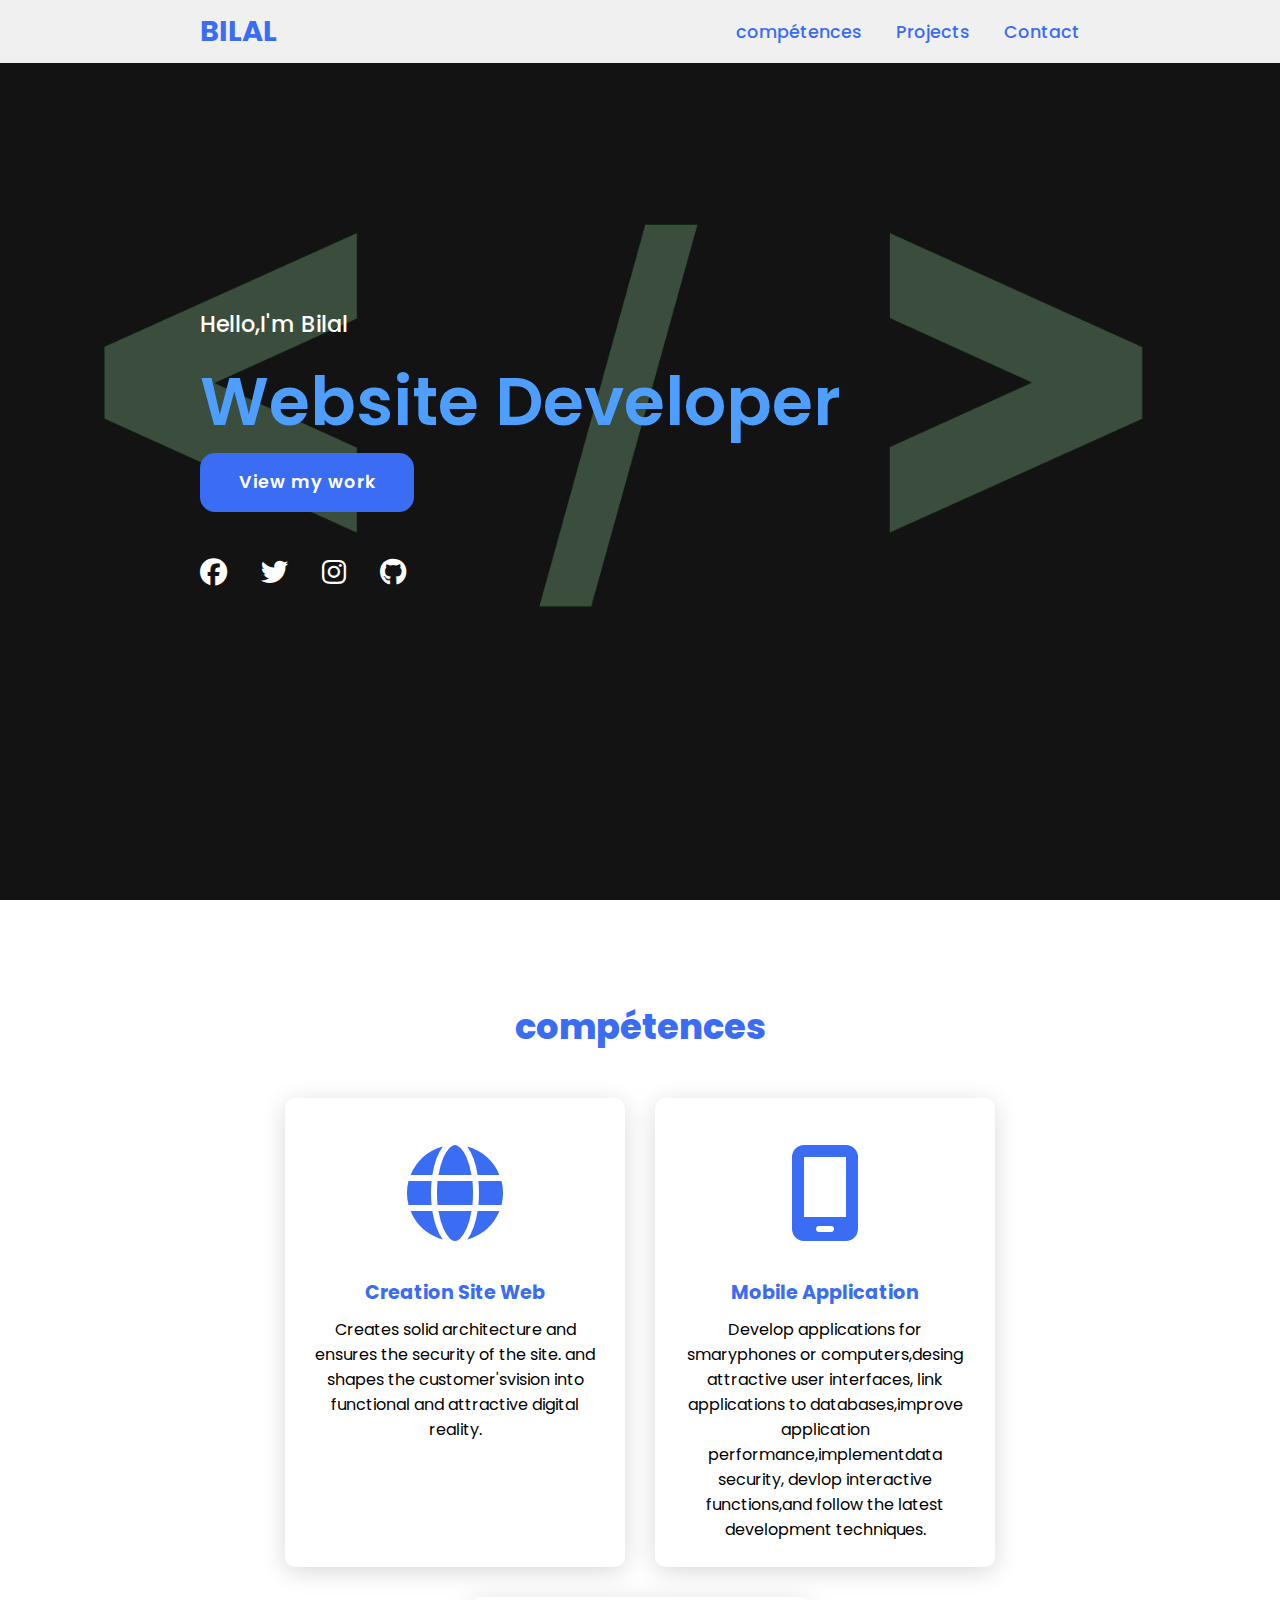
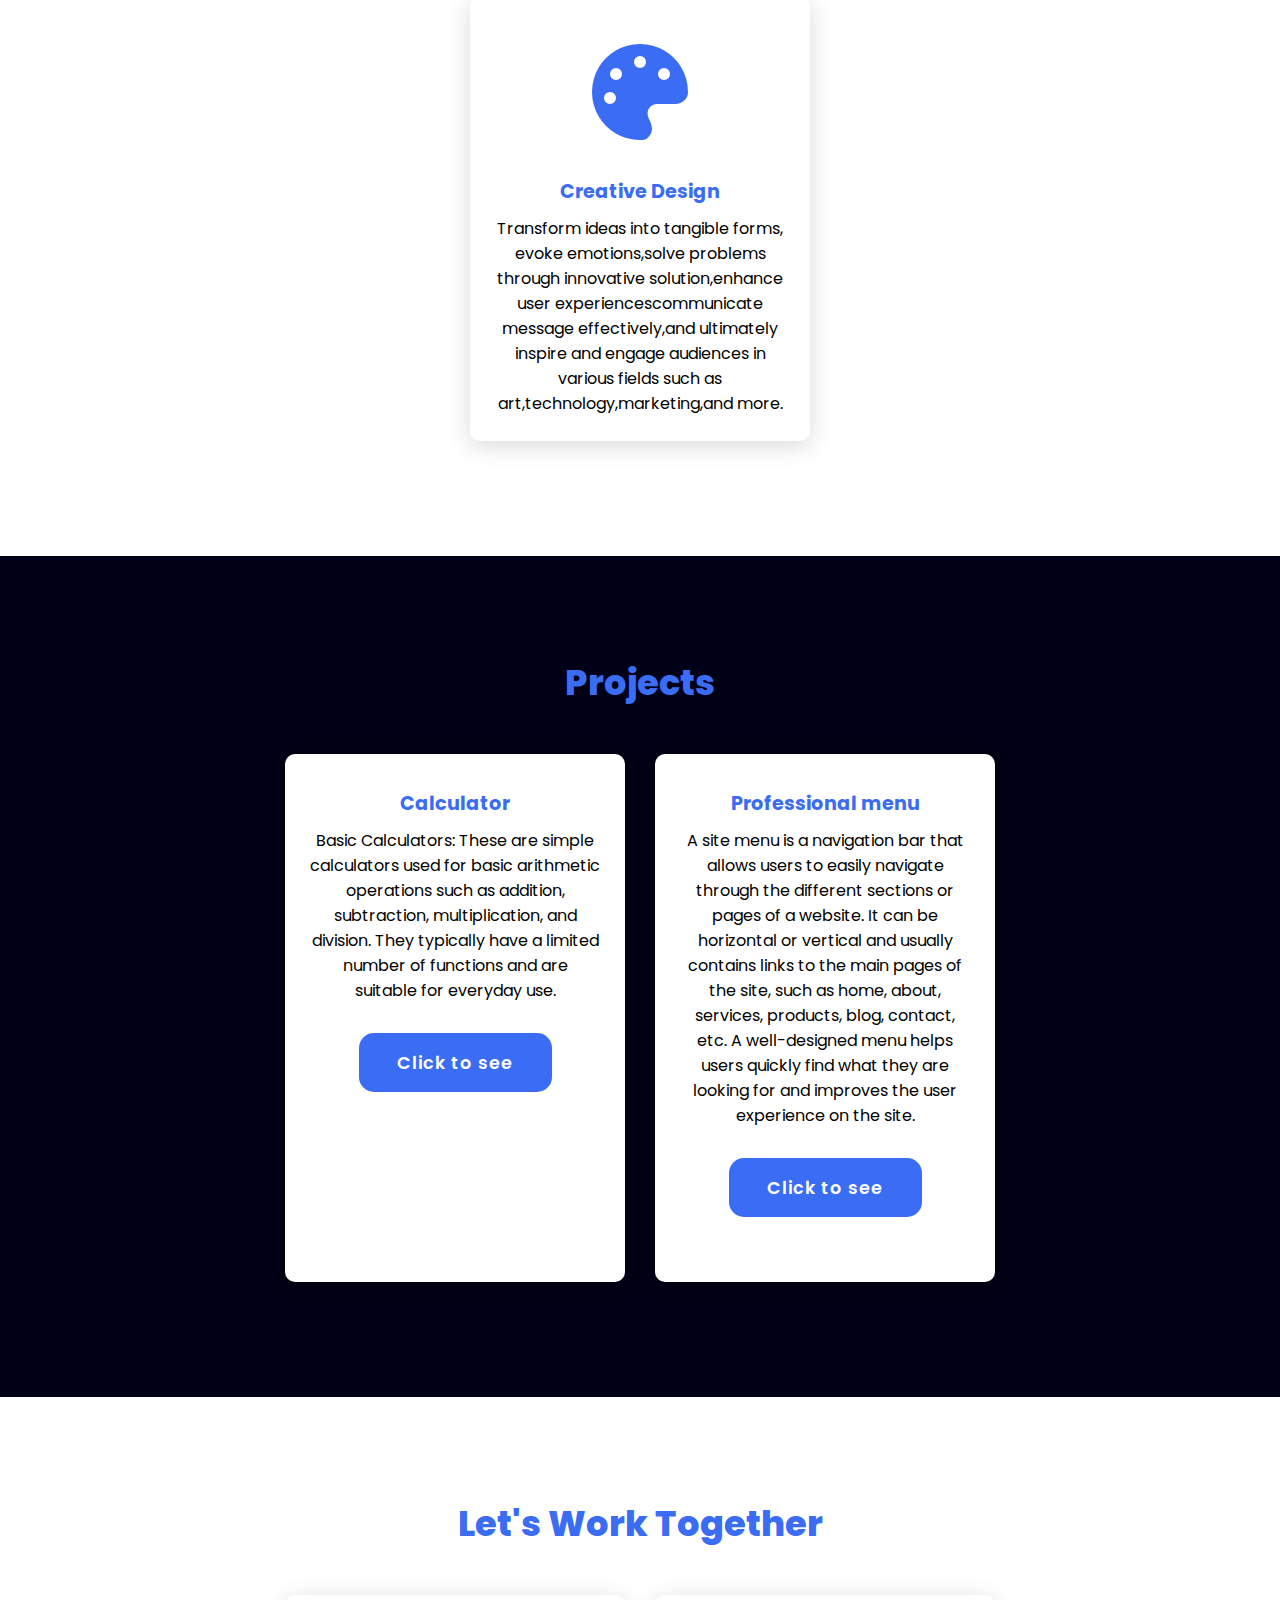
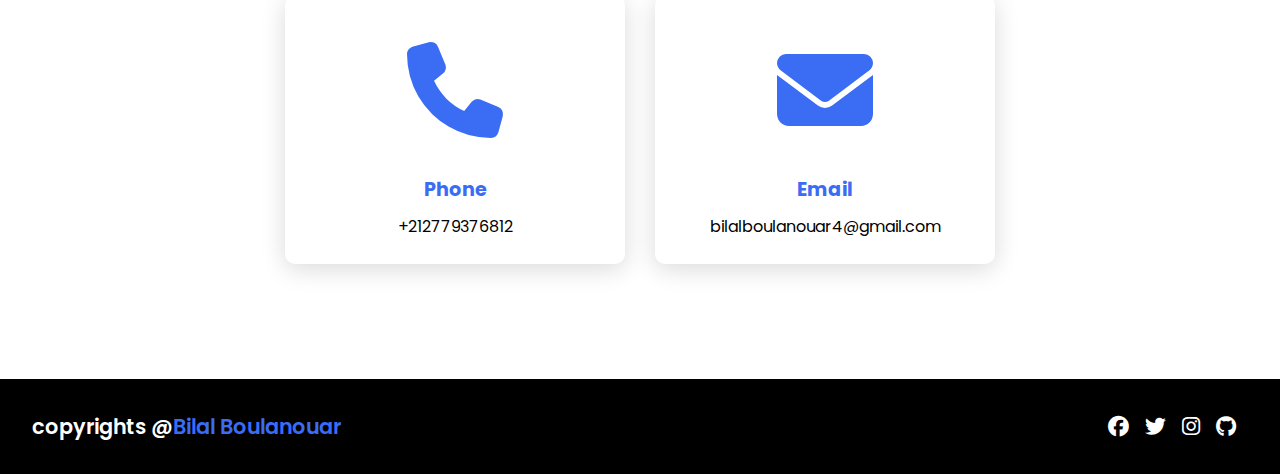
<file: index.html>
<!DOCTYPE html>
<html lang="en">
<head>
    <meta charset="UTF-8">
    <meta name="viewport" content="width=device-width, initial-scale=1.0">
    <link rel="stylesheet" href="site.css">
    <link rel="stylesheet" href="https://cdnjs.cloudflare.com/ajax/libs/font-awesome/6.1.0/css/all.min.css">
    <title>bilal boulanouar</title>
</head>
<body>
    <header>
        <a href="#" class="logo">BILAL</a>
        <nav class="nav">
            <a href="#compétences">compétences</a>
            <a href="#Projects">Projects</a>
            <a href="#contact">Contact</a>
        </nav>
    </header>
    <section class="main">
        <div>
            <h2>Hello,I'm Bilal<br><span>Website Developer</span></h2>
            <a href="#Projects" class="main-btn">View my work</a>
            <div class="social">
                <a href="https://www.facebook.com/profile.php?id=100073335810487"><i class="fa-brands fa-facebook"></i></a>
                <a href="https://www.threads.net/@y_rudeus"><i class="fa-brands fa-twitter"></i></a>
                <a href="https://www.instagram.com/y_rudeus/"><i class="fa-brands fa-instagram"></i></a>
                <a href="https://github.com/Bilal-Boulanouar"><i class="fa-brands fa-github"></i></a>
            </div> 
        </div>
    </section>
    <section class="cards" id="compétences">
        <h2 class="title">compétences</h2>
        <div class="content">
            <div class="card">
                <div class="icon">
                    <i class="fa-solid fa-globe"></i>
                </div>
                <div class="info"> 
                    <h3>Creation Site Web</h3>
                    <p>Creates solid architecture and ensures the security of the site.
                        and shapes the customer'svision into functional and attractive digital reality.</p>
                </div>
            </div>
            <div class="card">
                <div class="icon">
                    <i class="fa-solid fa-mobile-screen"></i>
                </div>
                <div class="info"> 
                    <h3>Mobile Application</h3>
                    <p>Develop applications for smaryphones or computers,desing attractive user interfaces,
                        link applications to databases,improve application performance,implementdata security,
                        devlop interactive functions,and follow the latest development techniques. </p>
                </div>
            </div>
            <div class="card">
                <div class="icon">
                    <i class="fa-solid fa-palette"></i>
                </div>
                <div class="info"> 
                    <h3>Creative Design</h3>
                    <p>Transform ideas into tangible forms, evoke emotions,solve problems through innovative
                        solution,enhance user experiencescommunicate message effectively,and ultimately inspire
                        and engage audiences in various fields such as art,technology,marketing,and more.</p>
                </div>
            </div>            
        </div>
    </section>
    <section class="projects" id="Projects" style="background-color: #000016;">
        <h2 class="title">Projects</h2>
        <div class="content">
            <div class="card">
                <div class="info"> 
                    <h3>Calculator</h3>
                    <p>Basic Calculators: These are simple calculators used for basic arithmetic operations such as addition, subtraction, multiplication, and division.
                        They typically have a limited number of functions and are suitable for everyday use.</p>
                    <a href="project.html" class="more">Click to see</a>    
                </div>
            </div>
            <div class="card">
                <div class="info"> 
                    <h3>Professional menu</h3>
                    <p>A site menu is a navigation bar that allows users to easily navigate through the different sections or pages of a website. 
                        It can be horizontal or vertical and usually contains links to the main pages of the site, such as home, about, services, products, blog, contact, 
                        etc. A well-designed menu helps users quickly find what they are looking for and improves the user experience on the site.</p>
                    <a href="project2.html" class="more">Click to see</a>    
                </div>
            </div>
        </div>
    </section>
    <section class="cardes-contact" id="contact">
        <h2 class="title">Let's Work Together</h2>
        <div class="content">
            <div class="card">
                <div class="icon">
                    <i class="fas fa-phone"></i>
                </div>
                <div class="info">
                    <h3>Phone</h3>
                    <p>+212779376812</p>
                </div>
            </div>
            <div class="card">
                <div class="icon">
                    <i class="fas fa-envelope"></i>
                </div>
                <div class="info">
                    <h3>Email</h3>
                    <p>bilalboulanouar4@gmail.com</p>
                </div>
            </div>
            
        </div>
    </section>
    <footer class="footer">
        <p class="footer-title">copyrights @<span>Bilal Boulanouar</span></p>
        <div class="social">
            <a href="https://www.facebook.com/profile.php?id=100073335810487"><i class="fa-brands fa-facebook"></i></a>
            <a href="https://www.threads.net/@y_rudeus"><i class="fa-brands fa-twitter"></i></a>
            <a href="https://www.instagram.com/y_rudeus/"><i class="fa-brands fa-instagram"></i></a>
            <a href="https://github.com/Bilal-Boulanouar"><i class="fa-brands fa-github"></i></a>
        </div>
    </footer>
</body>
</html>
</file>
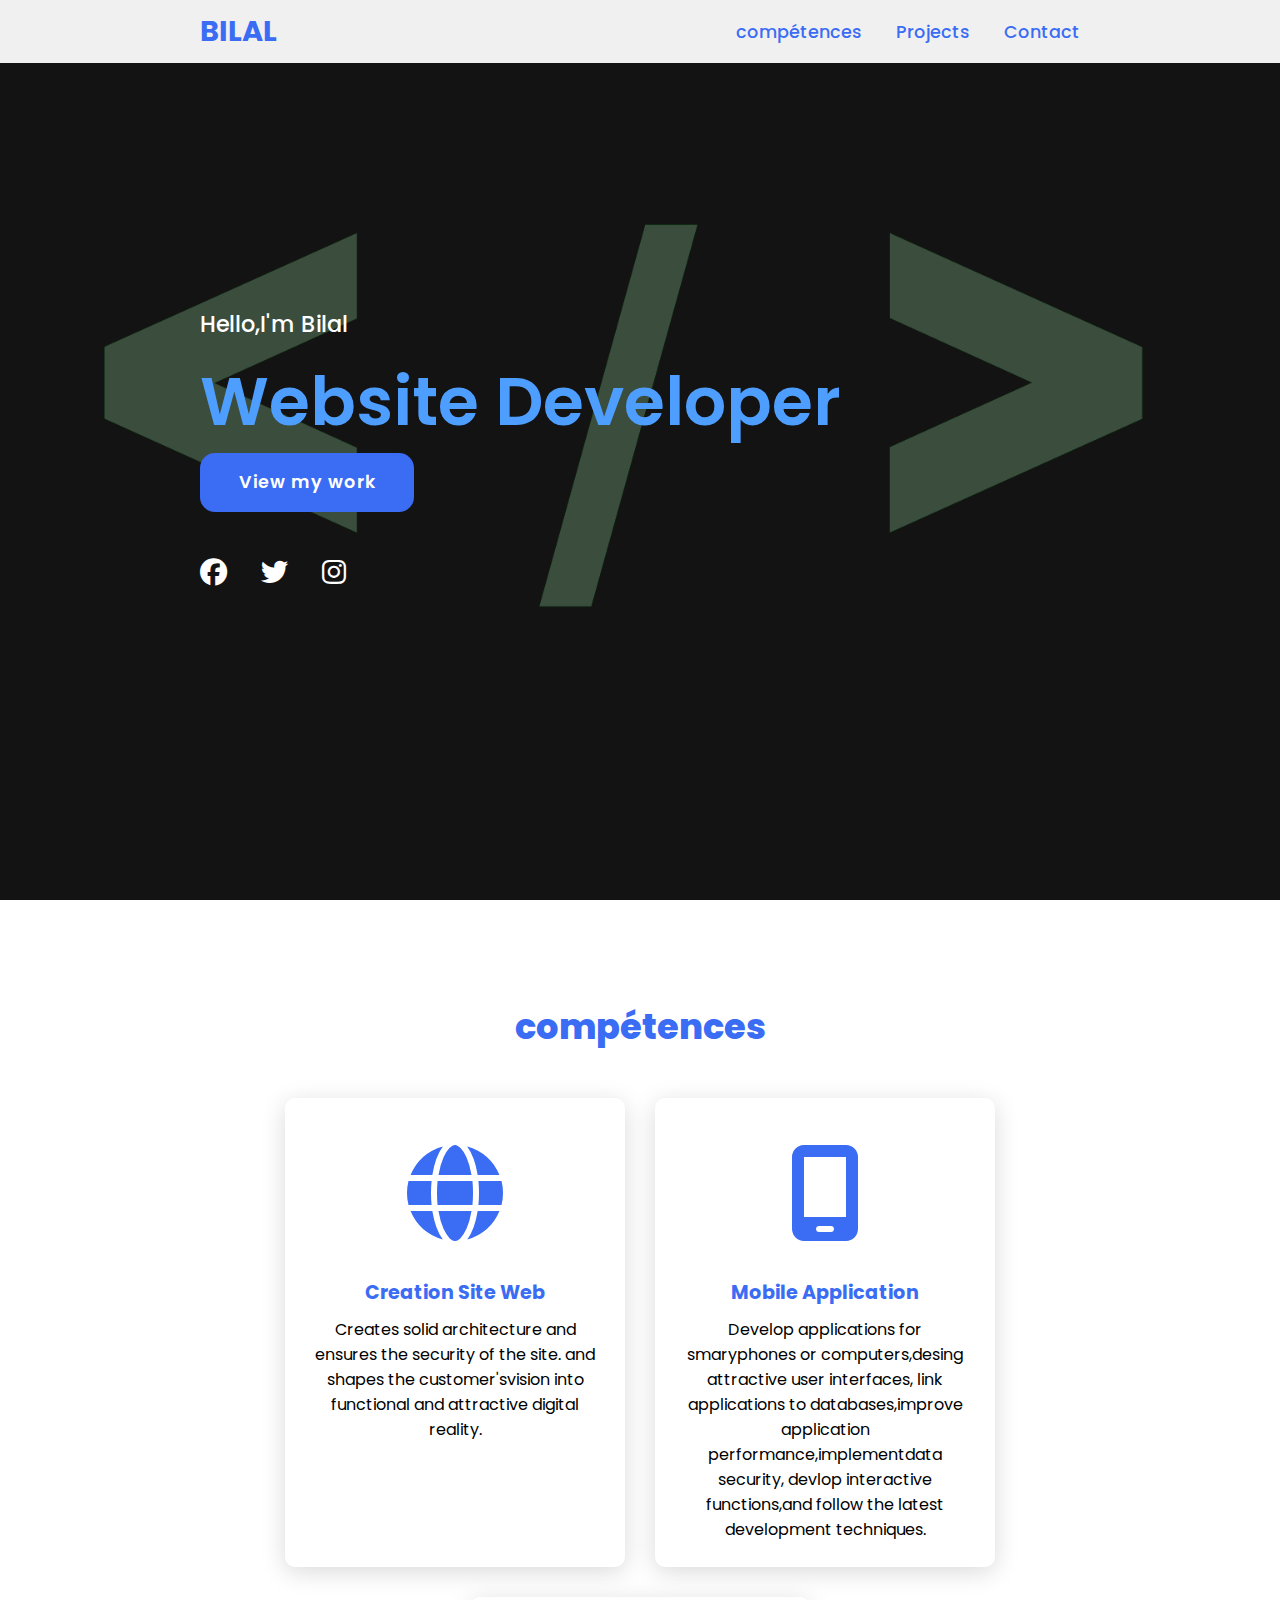
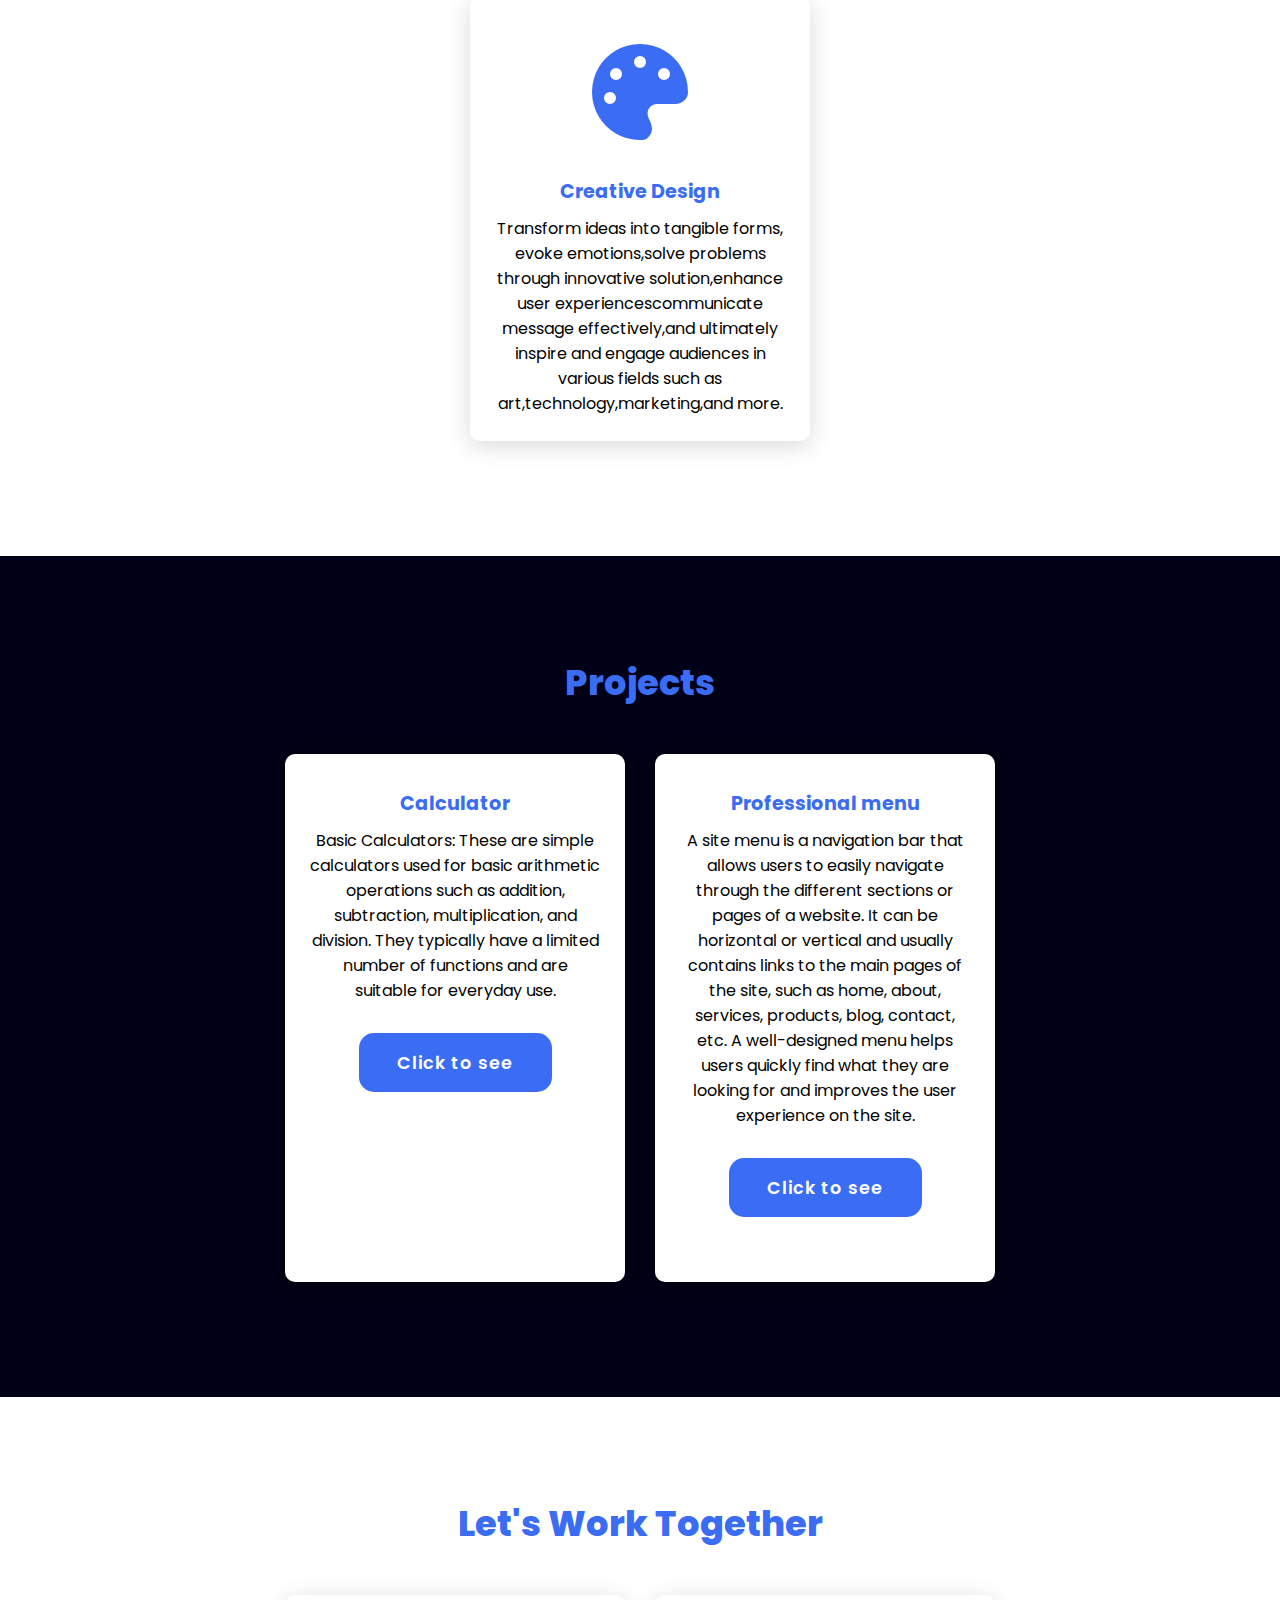
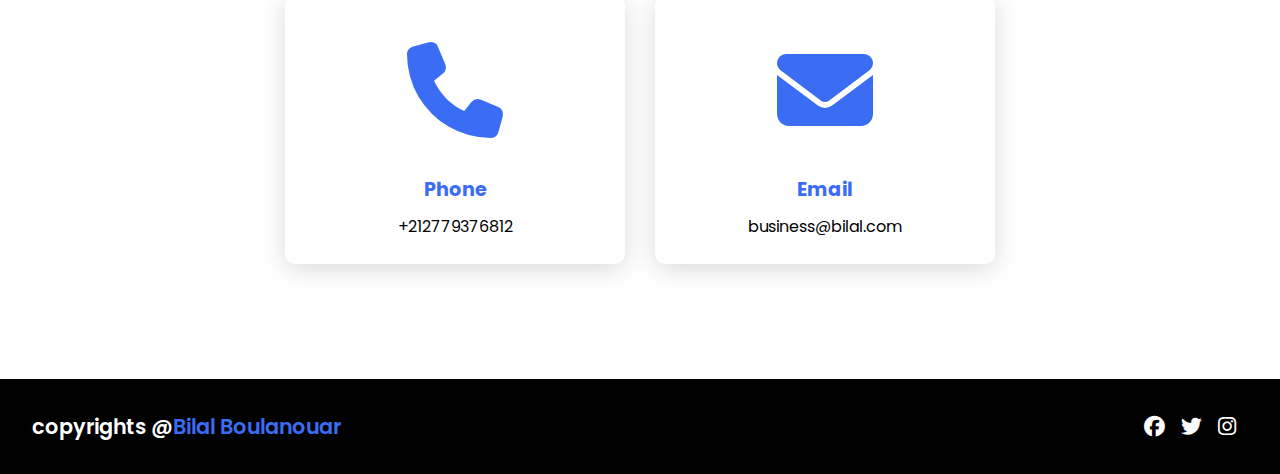
<file: mon site.html>
<!DOCTYPE html>
<html lang="en">
<head>
    <meta charset="UTF-8">
    <meta name="viewport" content="width=device-width, initial-scale=1.0">
    <link rel="stylesheet" href="site.css">
    <link rel="stylesheet" href="https://cdnjs.cloudflare.com/ajax/libs/font-awesome/6.1.0/css/all.min.css">
    <title>bilal boulanouar</title>
</head>
<body>
    <header>
        <a href="#" class="logo">BILAL</a>
        <nav class="nav">
            <a href="#compétences">compétences</a>
            <a href="#Projects">Projects</a>
            <a href="#contact">Contact</a>
        </nav>
    </header>
    <section class="main">
        <div>
            <h2>Hello,I'm Bilal<br><span>Website Developer</span></h2>
            <a href="#Projects" class="main-btn">View my work</a>
            <div class="social">
                <a href="https://www.facebook.com/profile.php?id=100073335810487"><i class="fa-brands fa-facebook"></i></a>
                <a href="https://www.threads.net/@y_rudeus"><i class="fa-brands fa-twitter"></i></a>
                <a href="https://www.instagram.com/y_rudeus/"><i class="fa-brands fa-instagram"></i></a>
            </div> 
        </div>
    </section>
    <section class="cards" id="compétences">
        <h2 class="title">compétences</h2>
        <div class="content">
            <div class="card">
                <div class="icon">
                    <i class="fa-solid fa-globe"></i>
                </div>
                <div class="info"> 
                    <h3>Creation Site Web</h3>
                    <p>Creates solid architecture and ensures the security of the site.
                        and shapes the customer'svision into functional and attractive digital reality.</p>
                </div>
            </div>
            <div class="card">
                <div class="icon">
                    <i class="fa-solid fa-mobile-screen"></i>
                </div>
                <div class="info"> 
                    <h3>Mobile Application</h3>
                    <p>Develop applications for smaryphones or computers,desing attractive user interfaces,
                        link applications to databases,improve application performance,implementdata security,
                        devlop interactive functions,and follow the latest development techniques. </p>
                </div>
            </div>
            <div class="card">
                <div class="icon">
                    <i class="fa-solid fa-palette"></i>
                </div>
                <div class="info"> 
                    <h3>Creative Design</h3>
                    <p>Transform ideas into tangible forms, evoke emotions,solve problems through innovative
                        solution,enhance user experiencescommunicate message effectively,and ultimately inspire
                        and engage audiences in various fields such as art,technology,marketing,and more.</p>
                </div>
            </div>            
        </div>
    </section>
    <section class="projects" id="Projects" style="background-color: #000016;">
        <h2 class="title">Projects</h2>
        <div class="content">
            <div class="card">
                <div class="info"> 
                    <h3>Calculator</h3>
                    <p>Basic Calculators: These are simple calculators used for basic arithmetic operations such as addition, subtraction, multiplication, and division.
                        They typically have a limited number of functions and are suitable for everyday use.</p>
                    <a href="project.html" class="more">Click to see</a>    
                </div>
            </div>
            <div class="card">
                <div class="info"> 
                    <h3>Professional menu</h3>
                    <p>A site menu is a navigation bar that allows users to easily navigate through the different sections or pages of a website. 
                        It can be horizontal or vertical and usually contains links to the main pages of the site, such as home, about, services, products, blog, contact, 
                        etc. A well-designed menu helps users quickly find what they are looking for and improves the user experience on the site.</p>
                    <a href="project2.html" class="more">Click to see</a>    
                </div>
            </div>
        </div>
    </section>
    <section class="cardes-contact" id="contact">
        <h2 class="title">Let's Work Together</h2>
        <div class="content">
            <div class="card">
                <div class="icon">
                    <i class="fas fa-phone"></i>
                </div>
                <div class="info">
                    <h3>Phone</h3>
                    <p>+212779376812</p>
                </div>
            </div>
            <div class="card">
                <div class="icon">
                    <i class="fas fa-envelope"></i>
                </div>
                <div class="info">
                    <h3>Email</h3>
                    <p>business@bilal.com</p>
                </div>
            </div>
        </div>
    </section>
    <footer class="footer">
        <p class="footer-title">copyrights @<span>Bilal Boulanouar</span></p>
        <div class="social">
            <a href="https://www.facebook.com/profile.php?id=100073335810487"><i class="fa-brands fa-facebook"></i></a>
            <a href="https://www.threads.net/@y_rudeus"><i class="fa-brands fa-twitter"></i></a>
            <a href="https://www.instagram.com/y_rudeus/"><i class="fa-brands fa-instagram"></i></a>
        </div>
    </footer>
</body>
</html>
</file>
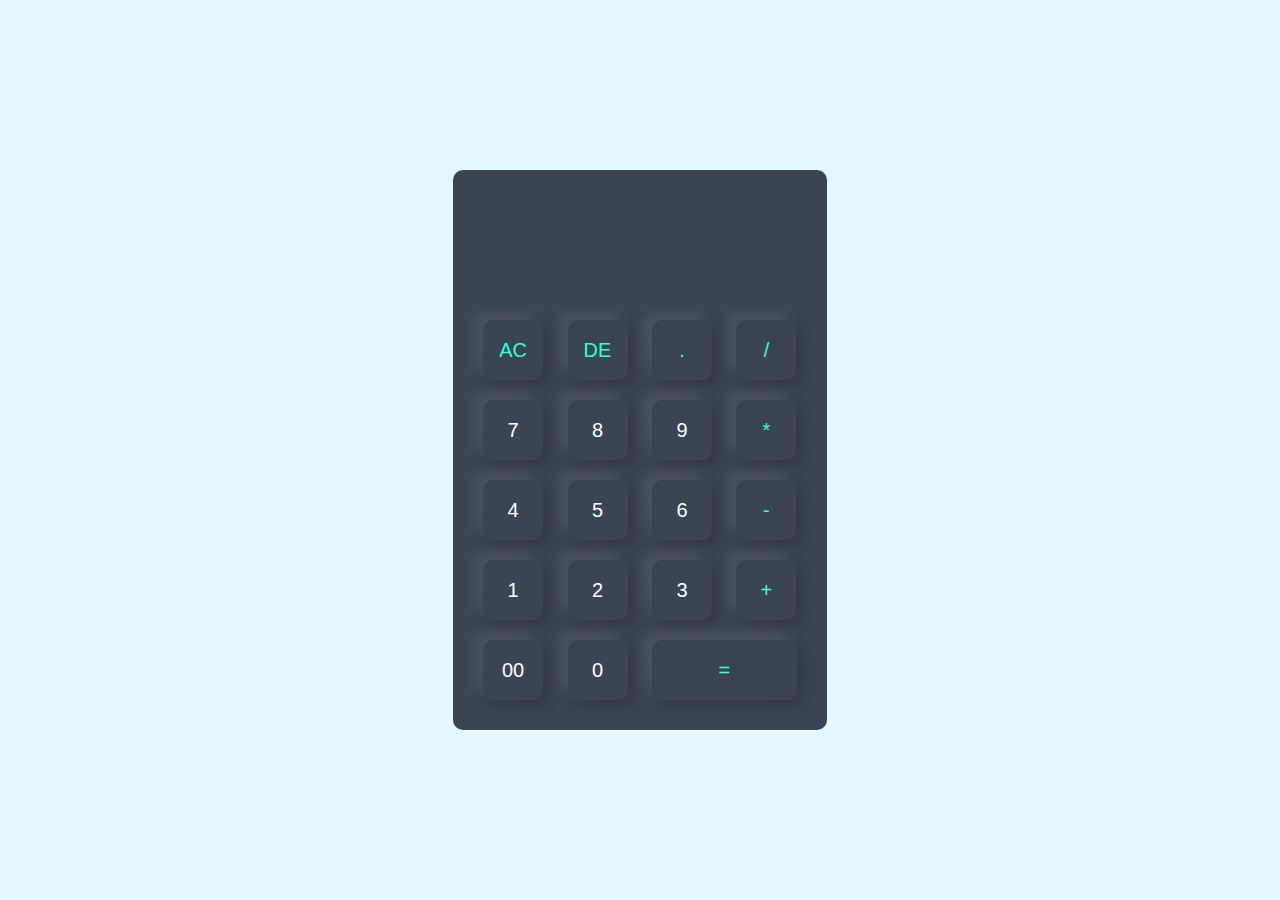
<file: project.html>
<!DOCTYPE html>
<html lang="en">
<head>
    <meta charset="UTF-8">
    <meta name="viewport" content="width=device-width, initial-scale=1.0">
    <link rel="stylesheet" href="project.css">
    <title>calculator</title>
</head>
<body>
    <div class="container">
        <div class="calculator">
            <form>
                <div class="display">
                    <input type="text"name="display">
                </div>
                <div>
                    <input type="button" value="AC"onclick="display.value=''"class="op">
                    <input type="button" value="DE"onclick="display.value= display.value.toString().slice
                    (0,-1)"class="op">
                    <input type="button" value="."onclick="display.value+='.'"class="op">
                    <input type="button" value="/"onclick="display.value+='/'"class="op">
                </div>
                <div>
                    <input type="button" value="7"onclick="display.value+='7'">
                    <input type="button" value="8"onclick="display.value+='8'">
                    <input type="button" value="9"onclick="display.value+='9'">
                    <input type="button" value="*"onclick="display.value+='*'"class="op">
                </div>
                <div>
                    <input type="button" value="4"onclick="display.value+='4'">
                    <input type="button" value="5"onclick="display.value+='5'">
                    <input type="button" value="6"onclick="display.value+='6'">
                    <input type="button" value="-"onclick="display.value+='-'"class="op">
                </div>
                <div>
                    <input type="button" value="1"onclick="display.value+='1'">
                    <input type="button" value="2"onclick="display.value+='2'">
                    <input type="button" value="3"onclick="display.value+='3'">
                    <input type="button" value="+"onclick="display.value+='+'"class="op">
                </div>
                <div>
                    <input type="button" value="00"onclick="display.value+='00'">
                    <input type="button" value="0"onclick="display.value+='0'">
                    <input type="button" value="="onclick="display.value=eval(display.value)"
                     class="equal">
                </div>
            </form>
        </div>
    </div>
</body>
</html>
</file>
<file: site.css>
@import url('https://fonts.googleapis.com/css2?family=Poppins:ital,wght@0,100;0,200;0,300;0,400;0,500;0,600;0,700;0,800;0,900;1,100;1,200;1,300;1,400;1,500;1,600;1,700;1,800;1,900&display=swap');
*{
    font-family: 'Poppins', sans-serif;
    margin: 0;
    padding: 0;
    box-sizing: border-box;
    scroll-behavior: smooth;
}
header{
    background-color: #f0f0f0;
    width: 100%;
    position: fixed;
    z-index: 999;
    display: flex;
    justify-content: space-between;
    align-items: center;
    padding: 10px 200px;
}
.logo{
    text-decoration: none;
    color: #3a6cf4;
    text-transform: uppercase;
    font-weight: 700;
    font-size: 1.8em;
}
.nav a{
    color: #3a6cf4;
    text-decoration: none;
    font-weight: 500;
    font-size: 1.1em;
    padding-left: 30px;
}
.nav a:hover{
    color: #601cfc;

}
section{
    padding: 100px 200px;
}
.main{
    width: 100%;
    min-height: 100vh;
    display: flex;
    align-items: center;
    background: url(web-development-minimal-wallpaper.png);
    background-size: cover;
    background-position: center;
    background-attachment: fixed
}
.main h2{
    color:white;
    font-size: 1.4em;
    font-weight: 500;
}
.main h2 span{
    display: inline-block;
    color:#4e9eff;
    font-size: 3em;
    font-weight: 600;
    margin-top: 10px;
}
.main-btn{
    color: #fff;
    background-color: #3a6cf4;
    text-decoration: none;
    font-size: 1.1em;
    font-weight: 600;
    display: inline-block;
    padding: 0.9375em 2.1875em;
    letter-spacing: 1px;
    border-radius: 15px;
    margin-bottom: 40px;
    transition: 0.7s ease;
}
.main-btn:hover{
    background-color: #0a49f6;
    transform: scale(1.1);
}
.social a{
    font-size: 1.7em;
    color:#fff;
    padding-right: 30px;
}
.title{
    display: flex;
    justify-content: center;
    color: #3a6cf4;
    font-size: 2.2em;
    font-weight: 800;
    margin-bottom: 30px;
}
.content{
    display: flex;
    justify-content: center;
    flex-direction: row;
    flex-wrap: wrap;
}
.card{
    background-color: #fff;
    width:21.25em;
    box-shadow: 0 5px 25px rgba(1 1 1 / 15%);
    border-radius: 10px;
    padding: 25px;
    margin: 15px;
    transition: 0.7s ease;
}
.card:hover{
    transform: scale(1.1);
}
.icon{
    color: #3a6cf4;
    font-size: 6em;
    text-align: center;
}
.info{
    text-align: center;
}
.info h3{
    color: #3a6cf4;
    font-size: 1.2em;
    font-weight: 700;
    margin:10px;
}
.contact .icon{
    font-size: 4.5em;
}
.contact .info h3{
    color:#000;
}
.contact .info p{
    font-size: 1.5em;
}
.footer{
    background-color: black;
    color: #fff;
    padding: 2em;
    display: flex;
    justify-content: space-between;
}
.footer-title{
    font-size: 1.3em;
    font-weight: 600;
}
.footer-title span{
    color:#3a6cf4;
}
.footer .social a{ 
    font-size: 1.3em;
    padding: 0 12px 0 0;
}
.more{
    color: #fff;
    background-color: #3a6cf4;
    text-decoration: none;
    font-size: 1.1em;
    font-weight: 600;
    display: inline-block;
    padding: 0.9375em 2.1875em;
    letter-spacing: 1px;
    border-radius: 15px;
    margin-bottom: 40px;
    margin-top:30px;
    transition: 0.7s ease;
}
.more:hover{
    background-color: #0a49f6;
    transform: scale(1.1);
}
@media(max-width:1023px){
    header{
        padding: 12px 20px;
    }
    .nav a{
        padding: 10px;
    }
    .title{
        font-size:1.8em ;
    }
    section{
        padding: 80px 20px;
    }
    .main h2{
        font-size: 1em;
    }
    .main h3{
        font-size: 1.6em;
    }
    content{
        flex-direction: column;
        align-items: center;  
    }
}
@media(max-width:640px){
    body{
        font-size: 12px;
    }
    .main h2{
        font-size: 0.8em;
    }
    .main h3{
        font-size: 1.4em;
    }
}
@media(max-width:300px){
    body{
        font-size: 10px;
    }
}
</file>
<file: project.css>
*{
    font-family: 'Poppins', sans-serif;
    margin: 0;
    padding: 0;
    box-sizing: border-box;
}
.container{
    width:100%;
    height:100vh;
    background: #e3f9ff;
    display: flex;
    align-items: center;
    justify-content: center;
}
.calculator{
    background: #3a4452;
    padding: 20px;
    border-radius: 10px;
}
.calculator form input{
    border:0;
    outline:0;
    width:60px;
    height: 60px;
    border-radius: 10px;
    box-shadow: -8px -8px 15px rgba(255,255,255,0.1),5px 5px 15px rgba(0,0,0,0.2);
    background: transparent;
    font-size: 20px;
    color: #fff;
    cursor: pointer;
    margin: 10px;
}
form .display{
    display: flex;
    justify-content: flex-end;
    margin: 20px 0;
}
form .display input{
    text-align: right;
    flex:1;
    font-size:45px;
    box-shadow:none;
}
form input.equal{
    width:145px;
    color:#33ffd8;
}
form input.op{
    color:#33ffd8
}
</file>
